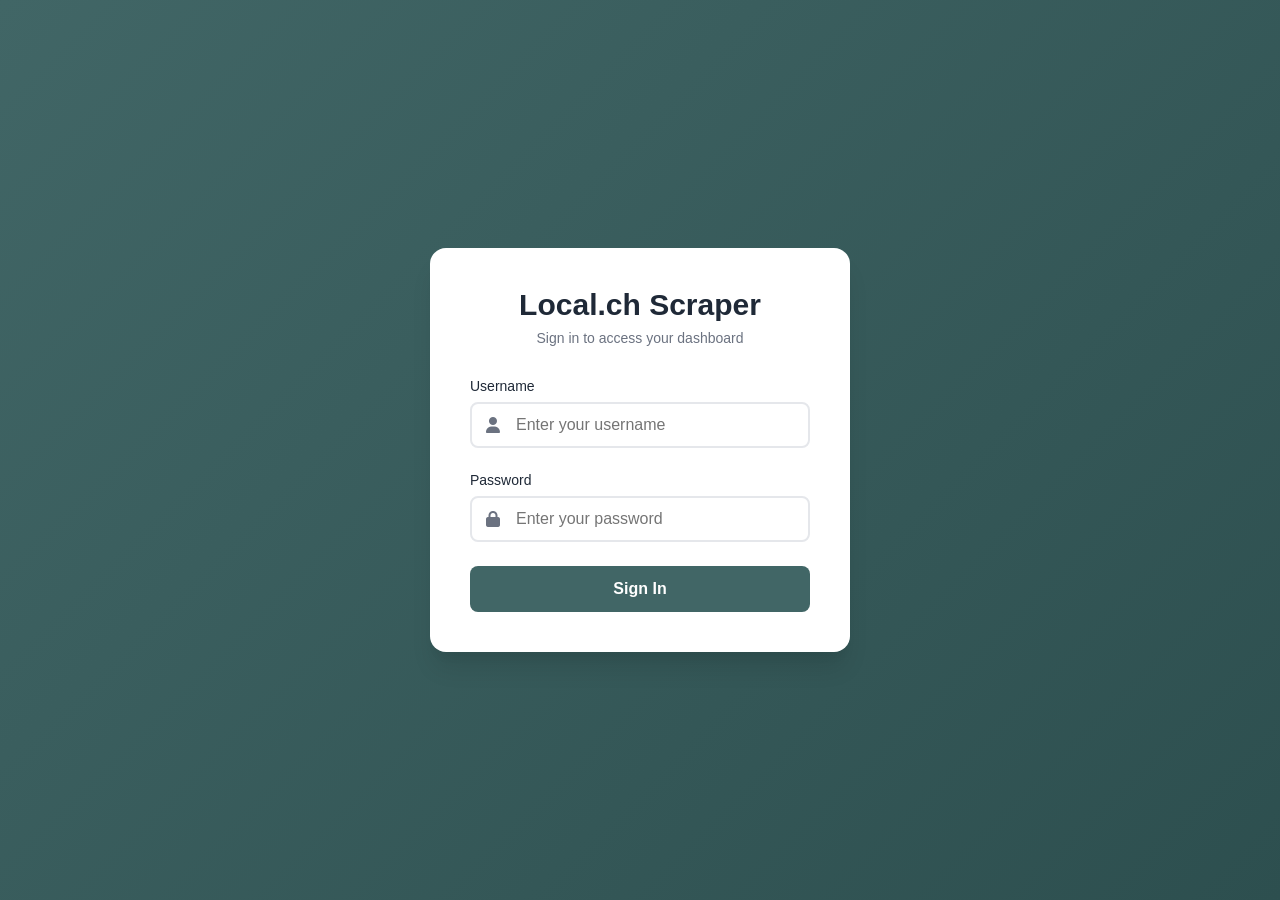
<file: frontend/templates/login.html>
<!DOCTYPE html>
<html lang="en">
<head>
    <meta charset="UTF-8">
    <meta name="viewport" content="width=device-width, initial-scale=1.0">
    <title>Login - Local.ch Scraper</title>
    <link rel="stylesheet" href="https://cdnjs.cloudflare.com/ajax/libs/font-awesome/6.5.1/css/all.min.css">
    <style>
        * {
            margin: 0;
            padding: 0;
            box-sizing: border-box;
        }

        :root {
            --primary: #416666;
            --primary-dark: #2d4f4la
            ;
            --bg: #f9fafb;
            --text: #1f2937;
            --text-gray: #6b7280;
            --border: #e5e7eb;
            --error: #ef4444;
            --success: #10b981;
        }

        body {
            font-family: -apple-system, BlinkMacSystemFont, 'Segoe UI', Roboto, 'Helvetica Neue', Arial, sans-serif;
            background: linear-gradient(135deg, #416666 0%, #2d4f4f 100%);
            min-height: 100vh;
            display: flex;
            align-items: center;
            justify-content: center;
            padding: 1rem;
        }

        .login-container {
            background: white;
            border-radius: 1rem;
            box-shadow: 0 20px 25px -5px rgba(0, 0, 0, 0.1), 0 10px 10px -5px rgba(0, 0, 0, 0.04);
            width: 100%;
            max-width: 420px;
            padding: 2.5rem;
        }

        .login-header {
            text-align: center;
            margin-bottom: 2rem;
        }

        .login-title {
            font-size: 1.875rem;
            font-weight: 700;
            color: var(--text);
            margin-bottom: 0.5rem;
        }

        .login-subtitle {
            color: var(--text-gray);
            font-size: 0.875rem;
        }

        .form-group {
            margin-bottom: 1.5rem;
        }

        .form-label {
            display: block;
            font-weight: 500;
            color: var(--text);
            margin-bottom: 0.5rem;
            font-size: 0.875rem;
        }

        .input-wrapper {
            position: relative;
        }

        .input-icon {
            position: absolute;
            left: 1rem;
            top: 50%;
            transform: translateY(-50%);
            color: var(--text-gray);
            pointer-events: none;
        }

        .form-input {
            width: 100%;
            padding: 0.75rem 1rem 0.75rem 2.75rem;
            border: 2px solid var(--border);
            border-radius: 0.5rem;
            font-size: 1rem;
            transition: all 0.2s;
            font-family: inherit;
        }

        .form-input:focus {
            outline: none;
            border-color: var(--primary);
            box-shadow: 0 0 0 3px rgba(99, 102, 241, 0.1);
        }

        .btn-login {
            width: 100%;
            padding: 0.875rem;
            background: var(--primary);
            color: white;
            border: none;
            border-radius: 0.5rem;
            font-size: 1rem;
            font-weight: 600;
            cursor: pointer;
            transition: all 0.2s;
            font-family: inherit;
        }

        .btn-login:hover {
            transform: translateY(-2px);
            box-shadow: 0 10px 15px -3px rgba(99, 102, 241, 0.4);
        }

        .btn-login:active {
            transform: translateY(0);
        }

        .btn-login:disabled {
            opacity: 0.6;
            cursor: not-allowed;
            transform: none;
        }

        .alert {
            padding: 0.75rem 1rem;
            border-radius: 0.5rem;
            margin-bottom: 1.5rem;
            font-size: 0.875rem;
            display: none;
        }

        .alert.show {
            display: block;
        }

        .alert-error {
            background: #fee2e2;
            color: #991b1b;
            border: 1px solid #fecaca;
        }

        .spinner {
            display: inline-block;
            width: 1rem;
            height: 1rem;
            border: 2px solid rgba(255, 255, 255, 0.3);
            border-top-color: white;
            border-radius: 50%;
            animation: spin 0.6s linear infinite;
            margin-right: 0.5rem;
        }

        @keyframes spin {
            to { transform: rotate(360deg); }
        }
    </style>
</head>
<body>
    <div class="login-container">
        <div class="login-header">
            <h1 class="login-title">Local.ch Scraper</h1>
            <p class="login-subtitle">Sign in to access your dashboard</p>
        </div>

        <div id="alert" class="alert alert-error"></div>

        <form id="loginForm">
            <div class="form-group">
                <label class="form-label" for="username">Username</label>
                <div class="input-wrapper">
                    <i class="fas fa-user input-icon"></i>
                    <input
                        type="text"
                        id="username"
                        name="username"
                        class="form-input"
                        placeholder="Enter your username"
                        required
                        autocomplete="username"
                    >
                </div>
            </div>

            <div class="form-group">
                <label class="form-label" for="password">Password</label>
                <div class="input-wrapper">
                    <i class="fas fa-lock input-icon"></i>
                    <input
                        type="password"
                        id="password"
                        name="password"
                        class="form-input"
                        placeholder="Enter your password"
                        required
                        autocomplete="current-password"
                    >
                </div>
            </div>

            <button type="submit" class="btn-login" id="loginBtn">
                Sign In
            </button>
        </form>
    </div>

    <script>
        const API_BASE = '';

        document.getElementById('loginForm').addEventListener('submit', async (e) => {
            e.preventDefault();

            const username = document.getElementById('username').value;
            const password = document.getElementById('password').value;
            const loginBtn = document.getElementById('loginBtn');
            const alert = document.getElementById('alert');

            // Hide any previous alerts
            alert.classList.remove('show');

            // Disable button and show loading
            loginBtn.disabled = true;
            loginBtn.innerHTML = '<span class="spinner"></span> Signing in...';

            try {
                const response = await fetch(`${API_BASE}/api/auth/login`, {
                    method: 'POST',
                    headers: {
                        'Content-Type': 'application/json'
                    },
                    body: JSON.stringify({ username, password })
                });

                const data = await response.json();

                if (data.success) {
                    // Redirect based on role
                    if (data.role === 'admin') {
                        window.location.href = '/';
                    } else {
                        window.location.href = '/results';
                    }
                } else {
                    // Show error
                    alert.textContent = data.error || 'Invalid credentials';
                    alert.classList.add('show');
                    loginBtn.disabled = false;
                    loginBtn.innerHTML = 'Sign In';
                }
            } catch (error) {
                console.error('Login error:', error);
                alert.textContent = 'An error occurred. Please try again.';
                alert.classList.add('show');
                loginBtn.disabled = false;
                loginBtn.innerHTML = 'Sign In';
            }
        });
    </script>
</body>
</html>
</file>
